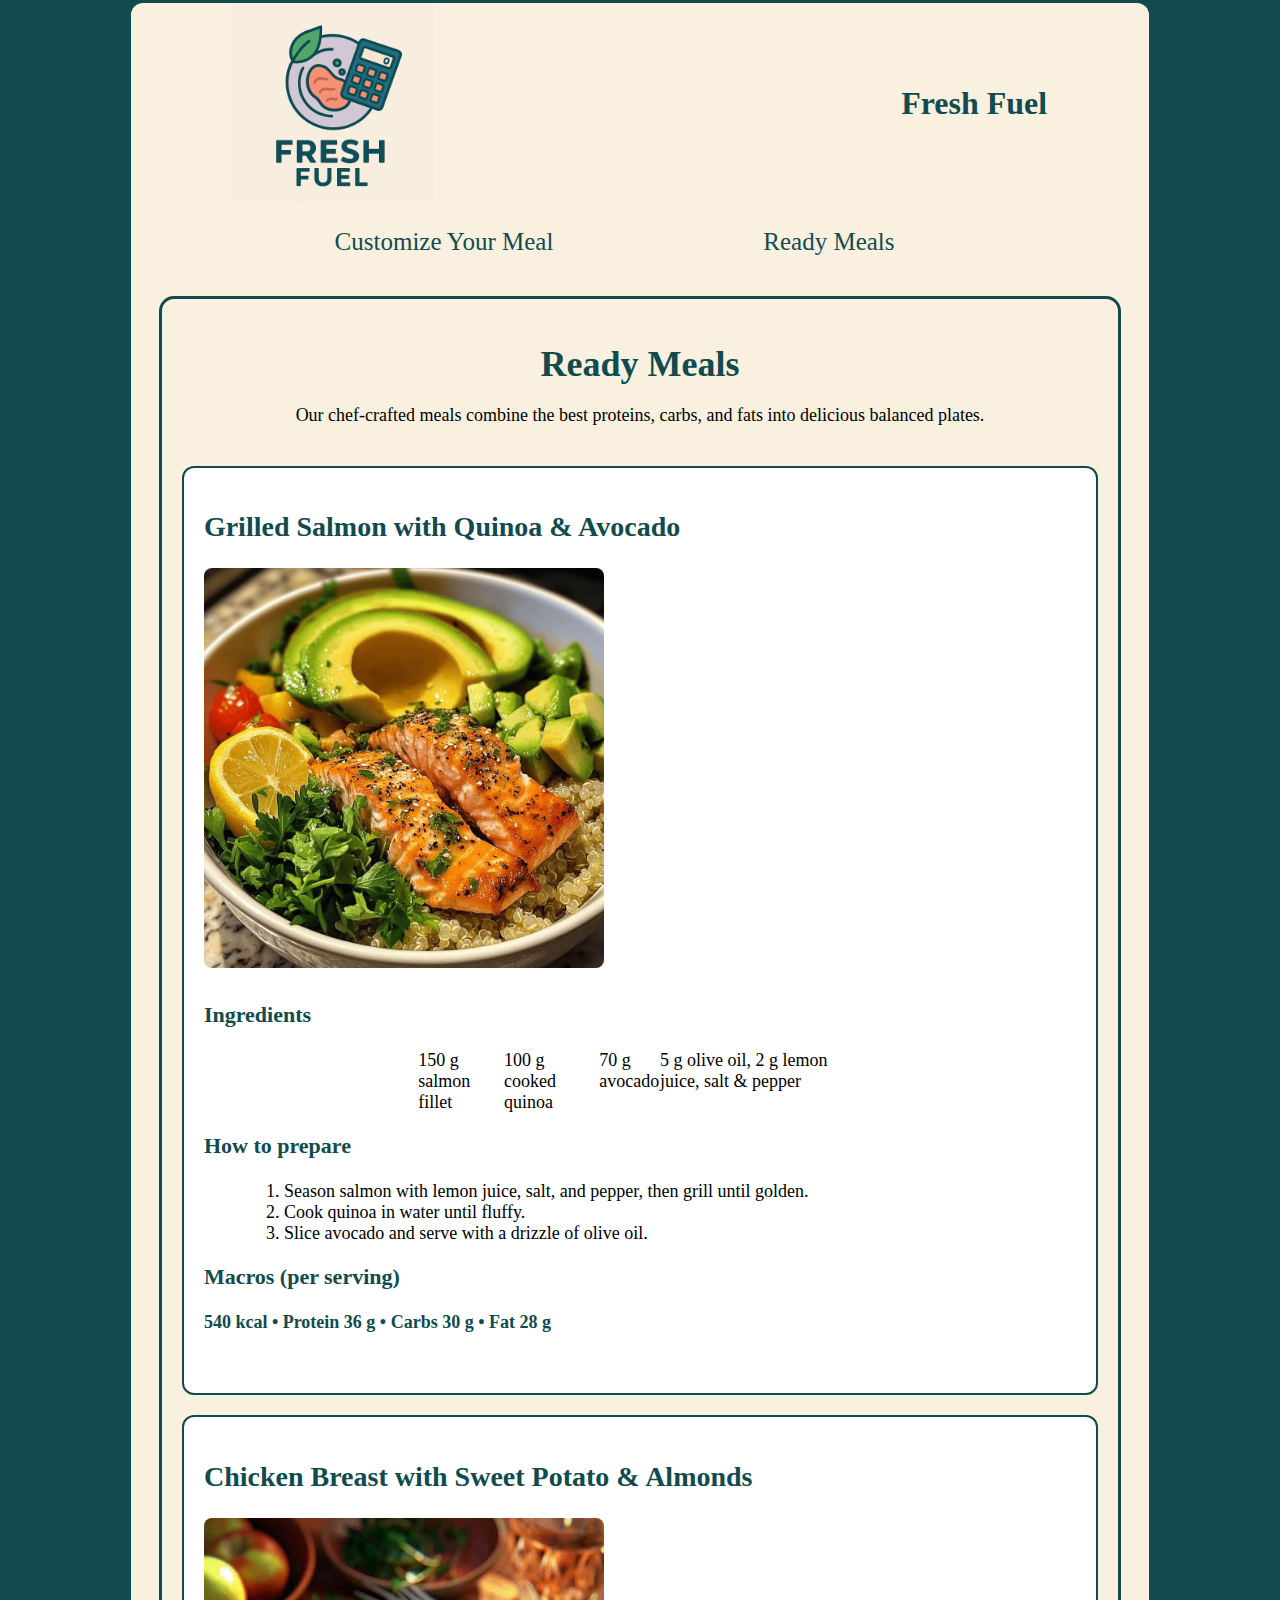
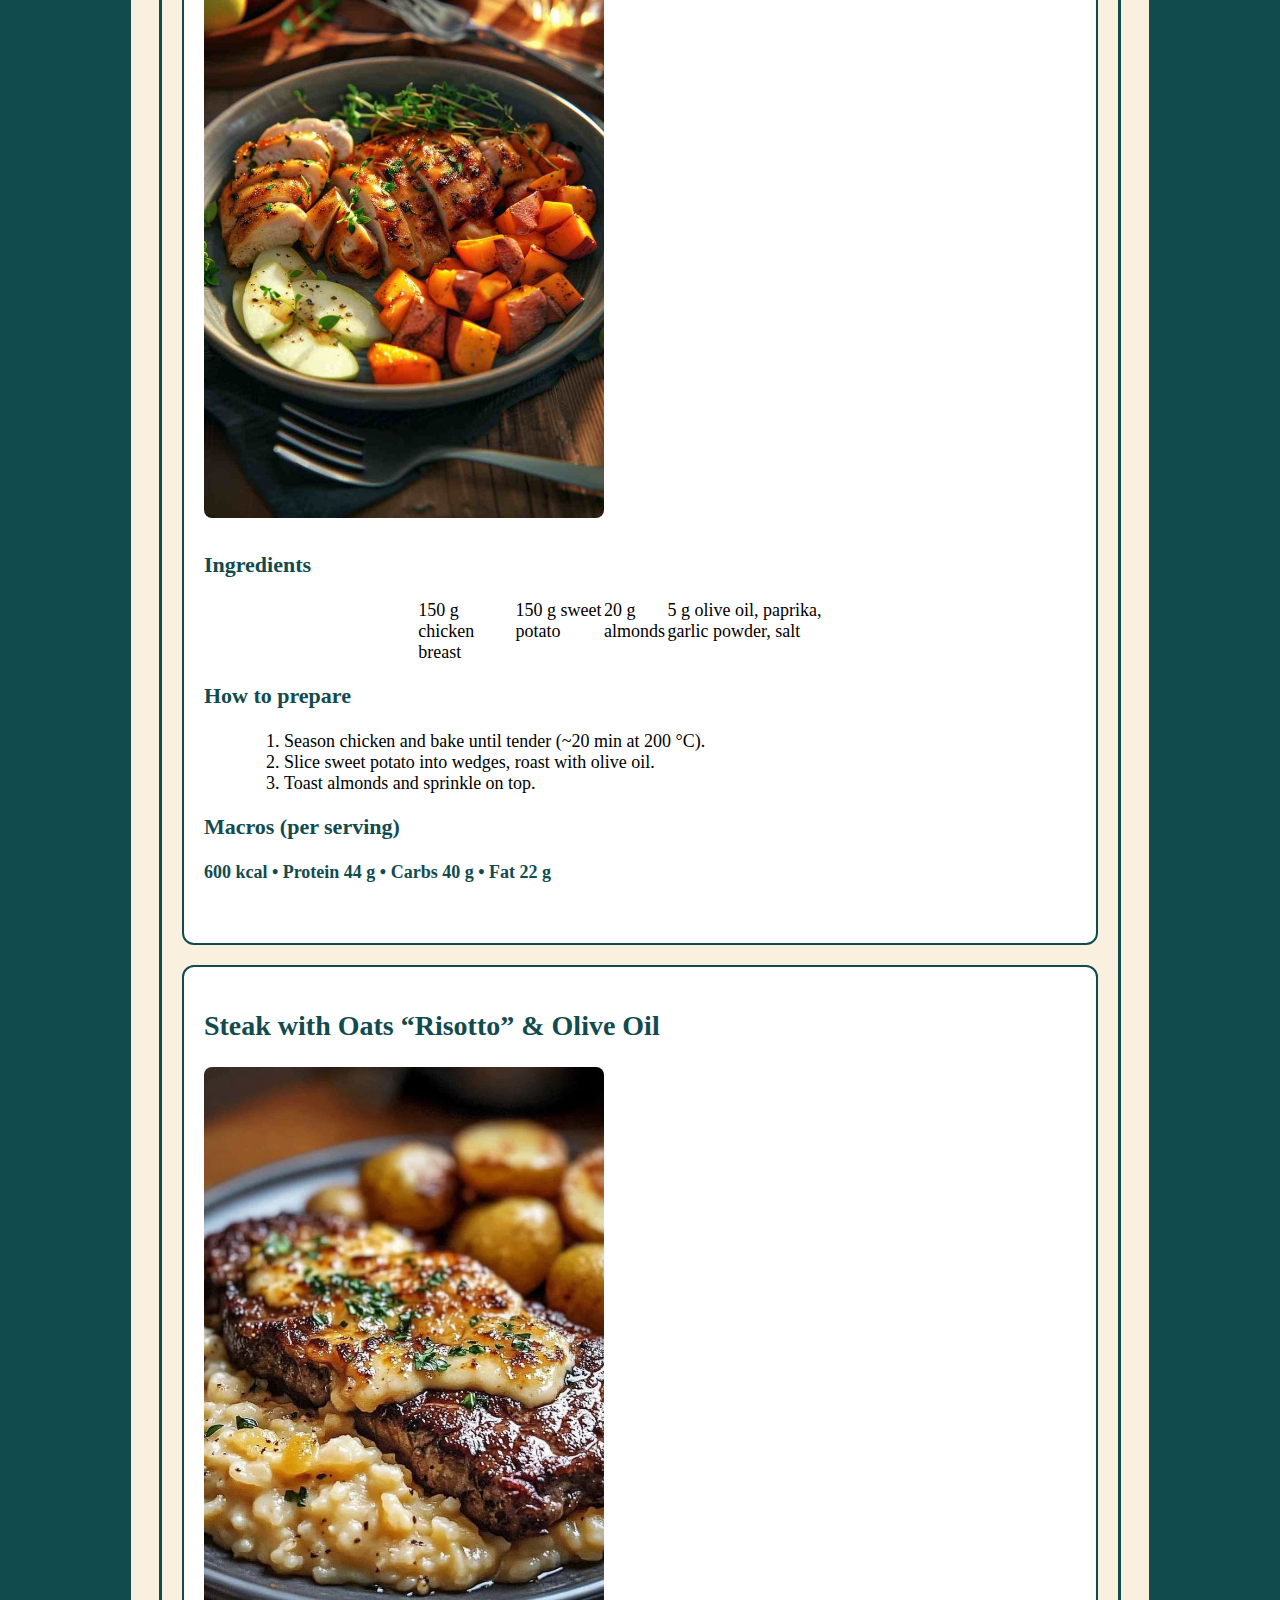
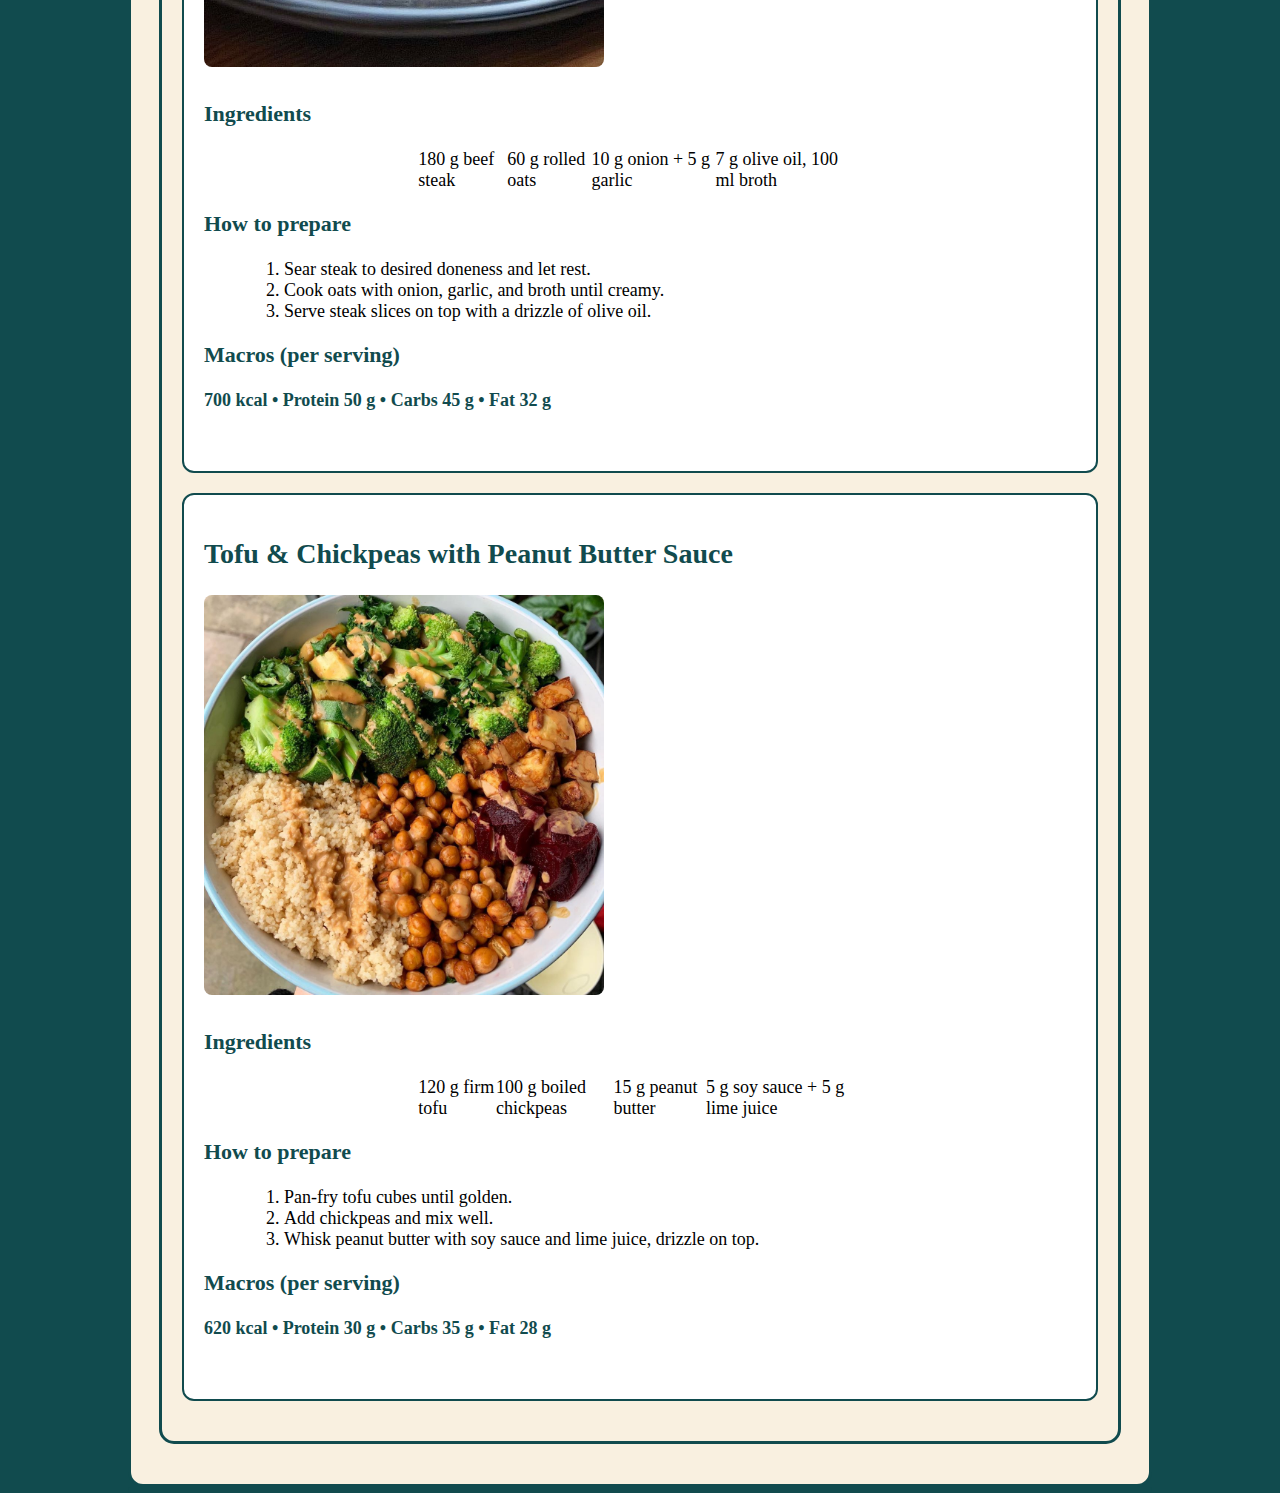
<file: meals.html>
<!DOCTYPE html>
<html lang="en">
  <head>
    <meta charset="UTF-8">
    <meta name="viewport" content="width=device-width, initial-scale=1.0">
    <link rel="stylesheet" href="style.css">
    <title>Ready Meals</title>
  </head>
  <body>
    <div id="whole-card">
        <header>
            <div id="header-top">
                <img src="FFLogo.png" alt="Fresh Fuel logo" style="width: 200px;">
                <h1 class="text">Fresh Fuel</h1>
            </div>
            <nav>
                <ul>
                    <li><a href="index.html#customize-order-card" class="text" style="text-decoration: none;">Customize Your Meal</a></li>
                    <li><a href="meals.html#ready-meals-card" class="text" style="text-decoration: none;">Ready Meals</a></li>
                </ul>
            </nav>
        </header>
        <main>
        <section id="ready-meals">
          <h1>Ready Meals</h1>
          <p>Our chef-crafted meals combine the best proteins, carbs, and fats into delicious balanced plates.</p>

          <!-- Meal 1 -->
          <article class="meal">
            <h2>Grilled Salmon with Quinoa & Avocado</h2>
            <img src="salmon-quinoa-avocado.jpg" alt="Grilled Salmon with Quinoa and Avocado">
            <h3>Ingredients</h3>
            <ul>
              <li>150 g salmon fillet</li>
              <li>100 g cooked quinoa</li>
              <li>70 g avocado</li>
              <li>5 g olive oil, 2 g lemon juice, salt & pepper</li>
            </ul>
            <h3>How to prepare</h3>
            <ol>
              <li>Season salmon with lemon juice, salt, and pepper, then grill until golden.</li>
              <li>Cook quinoa in water until fluffy.</li>
              <li>Slice avocado and serve with a drizzle of olive oil.</li>
            </ol>
            <h3>Macros (per serving)</h3>
            <p>540 kcal • Protein 36 g • Carbs 30 g • Fat 28 g</p>
          </article>

          <!-- Meal 2 -->
          <article class="meal">
            <h2>Chicken Breast with Sweet Potato & Almonds</h2>
            <img src="chicken-sweetpotato-almonds.jpg" alt="Baked chicken breast with roasted sweet potato and almonds">
            <h3>Ingredients</h3>
            <ul>
              <li>150 g chicken breast</li>
              <li>150 g sweet potato</li>
              <li>20 g almonds</li>
              <li>5 g olive oil, paprika, garlic powder, salt</li>
            </ul>
            <h3>How to prepare</h3>
            <ol>
              <li>Season chicken and bake until tender (~20 min at 200 °C).</li>
              <li>Slice sweet potato into wedges, roast with olive oil.</li>
              <li>Toast almonds and sprinkle on top.</li>
            </ol>
            <h3>Macros (per serving)</h3>
            <p>600 kcal • Protein 44 g • Carbs 40 g • Fat 22 g</p>
          </article>

          <!-- Meal 3 -->
          <article class="meal">
            <h2>Steak with Oats “Risotto” & Olive Oil</h2>
            <img src="steak-oats-risotto.jpg" alt="Seared steak with creamy oats risotto and olive oil">
            <h3>Ingredients</h3>
            <ul>
              <li>180 g beef steak</li>
              <li>60 g rolled oats</li>
              <li>10 g onion + 5 g garlic</li>
              <li>7 g olive oil, 100 ml broth</li>
            </ul>
            <h3>How to prepare</h3>
            <ol>
              <li>Sear steak to desired doneness and let rest.</li>
              <li>Cook oats with onion, garlic, and broth until creamy.</li>
              <li>Serve steak slices on top with a drizzle of olive oil.</li>
            </ol>
            <h3>Macros (per serving)</h3>
            <p>700 kcal • Protein 50 g • Carbs 45 g • Fat 32 g</p>
          </article>

          <!-- Meal 4 -->
          <article class="meal">
            <h2>Tofu & Chickpeas with Peanut Butter Sauce</h2>
            <img src="tofu-chickpeas-peanut.jpg" alt="Crispy tofu with chickpeas and peanut butter sauce">
            <h3>Ingredients</h3>
            <ul>
              <li>120 g firm tofu</li>
              <li>100 g boiled chickpeas</li>
              <li>15 g peanut butter</li>
              <li>5 g soy sauce + 5 g lime juice</li>
            </ul>
            <h3>How to prepare</h3>
            <ol>
              <li>Pan-fry tofu cubes until golden.</li>
              <li>Add chickpeas and mix well.</li>
              <li>Whisk peanut butter with soy sauce and lime juice, drizzle on top.</li>
            </ol>
            <h3>Macros (per serving)</h3>
            <p>620 kcal • Protein 30 g • Carbs 35 g • Fat 28 g</p>
          </article>
        </section>
      </main>
    </div>
    <main>

    </main>
    <footer>

    </footer>
  </body>
  <script src="main.js"></script>
</html>
</file>
<file: style.css>
/*Page 1*/
/*--------------------------------------------*/
/*General*/
body{
    width: 80%;
    text-align: center;
    margin: auto;
    background-color: rgb(17, 75, 78);
}
.text{
    color: rgb(17, 75, 78);
}
#whole-card, footer{
    background-color: rgb(249, 240, 224);
    border: solid 3px rgb(17, 75, 78);
    border-radius: 15px;
}
/*Header*/
#header-top {
    display: flex;
    justify-content: space-between;
    padding-left: 10%;
    padding-right: 10%;
    align-items: center;
    width: 80%;
}
ul{
    list-style: none;
    display: flex;
    justify-content: space-between;
    padding-left: 20%;
    padding-right: 25%;
    font-size: 25px;
}
/*Main*/
#customize-order-card{
    padding: 5% 0% 0% 0%;
    font-size: 25px;
}
.form{
    text-align: center;
}
select{
    margin: auto;
    padding: auto;
    font-size: large;
}
option{
    font-size: large;
}
#customize-order-card{
    display: inline-block;
    align-items: center;
}
.card{
    border: 3px solid black;
    border-radius: 5px;
    width: auto;
    padding: 30px;
    margin: 5px 0 5px 0;
}
.form > img{
    width:280px;
    height:200px;
    border:2px dashed #ccc;
    display:block;
    margin: 20px auto 20px auto;
}
.macros{
    margin-bottom: 0%; padding-bottom: 0%;
}
#protein-text, #carb-text, #fat-text, #final-text{
    margin-top: 0%;
}
input{
    font-size: large;
}
.Check{
    font-size: 25px;
}
#check-button{
    font-size: 30px;
    background-color: rgb(17, 75, 78);
    color: rgb(249, 240, 224);
    border: 1px solid rgb(17, 75, 78);
    margin-bottom: 20px;
}
footer{
    background-color: rgb(249, 240, 224);
    border: solid 3px rgb(17, 75, 78);
    border-radius: 15px;
}
footer > p > a{
    color: rgb(17, 75, 78);
}
/*--------------------------------------------*/
/*Page 2*/
/*--------------------------------------------*/
#ready-meals {
    margin: 40px auto;
    padding: 20px;
    background-color: rgb(249, 240, 224);
    border: 3px solid rgb(17, 75, 78);
    border-radius: 15px;
    width: 90%;
}
#ready-meals h1 {
    font-size: 36px;
    color: rgb(17, 75, 78);
    margin-bottom: 20px;
}
#ready-meals p {
    font-size: 18px;
    margin-bottom: 40px;
}
.meal {
    border: 2px solid rgb(17, 75, 78);
    border-radius: 12px;
    padding: 20px;
    margin: 20px 0;
    background-color: #fff;
    text-align: left;
}
.meal h2 {
    font-size: 28px;
    color: rgb(17, 75, 78);
    margin-bottom: 10px;
}
.meal img {
    width: 100%;
    max-width: 400px;
    border-radius: 8px;
    margin: 15px 0;
}
.meal h3 {
    font-size: 22px;
    margin-top: 15px;
    color: rgb(17, 75, 78);
}
.meal ul, .meal ol {
    margin: 10px 0 20px 40px;
    font-size: 18px;
}
.meal p {
    font-weight: bold;
    font-size: 18px;
    color: rgb(17, 75, 78);
}
/*--------------------------------------------*/
</file>
